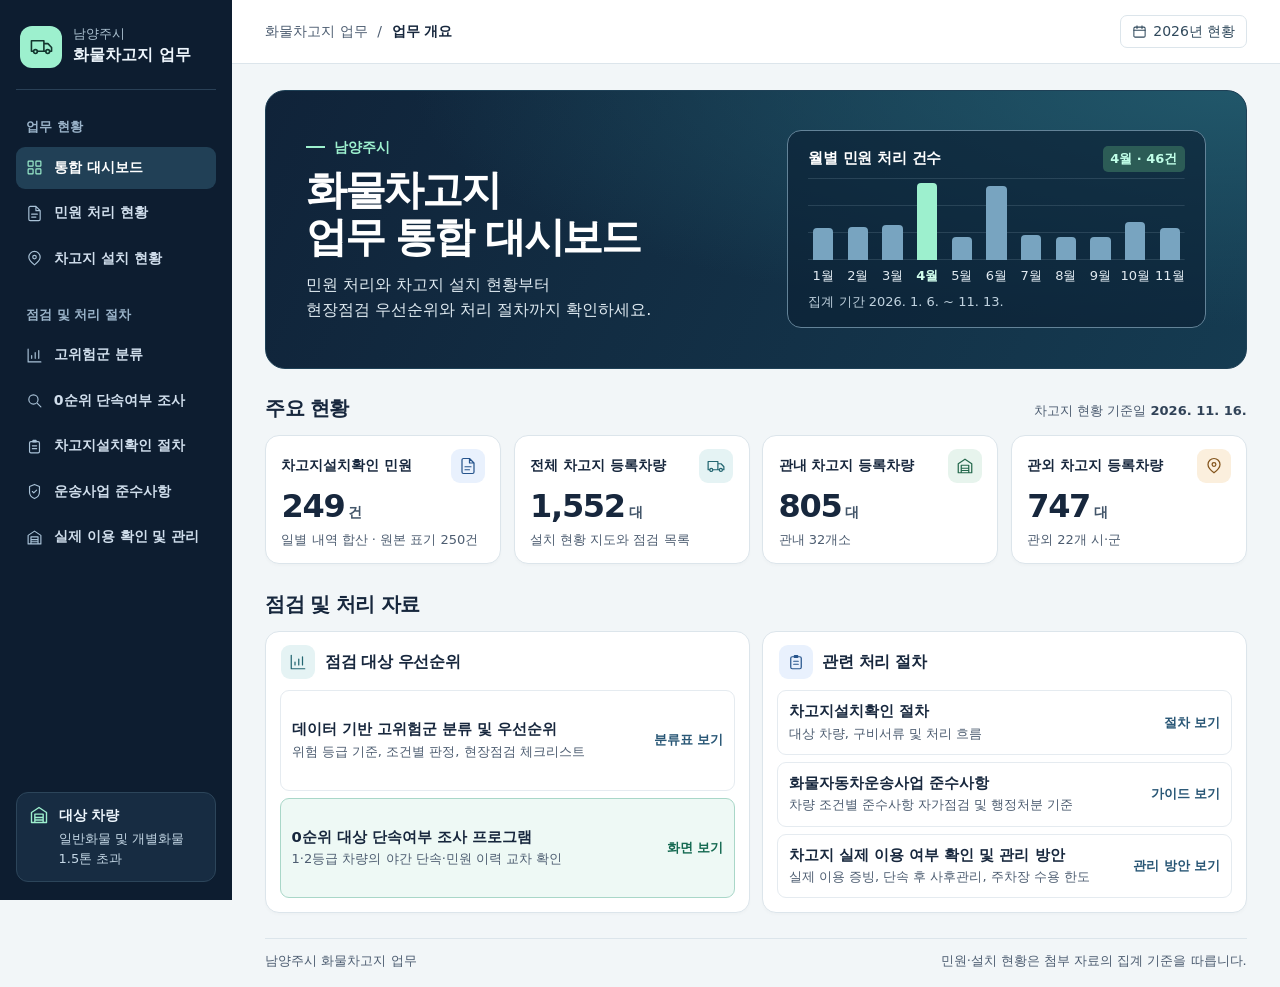
<file: index.html>
<!doctype html>
<html lang="ko">
<head>
  <meta charset="utf-8">
  <meta name="viewport" content="width=device-width, initial-scale=1">
  <meta name="description" content="남양주시 화물차고지 민원 처리, 설치 현황, 점검 우선순위 및 관련 처리 절차를 모은 통합 대시보드">
  <title>남양주시 화물차고지 통합 대시보드</title>
  <link rel="stylesheet" href="dashboard.css">
  <script src="dashboard.js" defer></script>
</head>
<body class="dashboard">
  <svg class="icon-library" xmlns="http://www.w3.org/2000/svg" aria-hidden="true">
    <symbol id="icon-truck" viewBox="0 0 24 24"><path d="M1.5 17V6h13v11M14.5 9h4.2l3.8 4v4h-2m-19 0h2.2m4 0h8.8"/><circle cx="5.7" cy="17.3" r="2"/><circle cx="18.5" cy="17.3" r="2"/></symbol>
    <symbol id="icon-grid" viewBox="0 0 24 24"><rect x="3" y="3" width="7" height="7" rx="1"/><rect x="14" y="3" width="7" height="7" rx="1"/><rect x="3" y="14" width="7" height="7" rx="1"/><rect x="14" y="14" width="7" height="7" rx="1"/></symbol>
    <symbol id="icon-file" viewBox="0 0 24 24"><path d="M14 2H6a2 2 0 0 0-2 2v16a2 2 0 0 0 2 2h12a2 2 0 0 0 2-2V8Zm0 0v6h6M8 13h8m-8 4h6"/></symbol>
    <symbol id="icon-map" viewBox="0 0 24 24"><path d="M20 10c0 5-8 11-8 11s-8-6-8-11a8 8 0 1 1 16 0Z"/><circle cx="12" cy="10" r="2.5"/></symbol>
    <symbol id="icon-chart" viewBox="0 0 24 24"><path d="M3 3v18h18M8 16v-4m5 4V8m5 8V5"/></symbol>
    <symbol id="icon-search" viewBox="0 0 24 24"><circle cx="10.5" cy="10.5" r="6.5"/><path d="m16 16 5 5"/></symbol>
    <symbol id="icon-list" viewBox="0 0 24 24"><rect x="5" y="5" width="14" height="16" rx="2"/><rect x="9" y="2.5" width="6" height="4" rx="1" fill="currentColor" stroke="none"/><path d="M9 11h6m-6 4h6"/></symbol>
    <symbol id="icon-shield" viewBox="0 0 24 24"><path d="M12 22s7-3 7-9V5l-7-3-7 3v8c0 6 7 9 7 9Zm-3-10 2 2 4-4"/></symbol>
    <symbol id="icon-garage" viewBox="0 0 24 24"><path d="M3 21V9l9-6 9 6v12M3 21h18M7 21V11h10v10M7 15h10m-10 3h10"/></symbol>
    <symbol id="icon-calendar" viewBox="0 0 24 24"><rect x="3" y="5" width="18" height="16" rx="2"/><path d="M3 10h18M8 3v4m8-4v4"/></symbol>
    <symbol id="icon-menu" viewBox="0 0 24 24"><path d="M4 6h16M4 12h16M4 18h16"/></symbol>
  </svg>

  <a class="skip-link" href="#main">본문으로 건너뛰기</a>
  <aside class="sidebar">
    <a class="brand" href="index.html">
      <span class="brand-mark"><svg class="icon" aria-hidden="true"><use href="#icon-truck"/></svg></span>
      <span><span class="brand-city">남양주시</span><strong>화물차고지 업무</strong></span>
    </a>
    <details class="mobile-navigation">
      <summary aria-label="업무 메뉴" aria-controls="dashboard-menu"><svg class="icon" aria-hidden="true"><use href="#icon-menu"/></svg><span>메뉴</span></summary>
    </details>
    <nav class="sidebar-nav" aria-label="업무 메뉴" id="dashboard-menu">
      <span class="nav-label">업무 현황</span>
      <a href="index.html" aria-current="page"><svg class="icon" aria-hidden="true"><use href="#icon-grid"/></svg>통합 대시보드</a>
      <a href="2026년 차고지설치확인_민원처리현황.html"><svg class="icon" aria-hidden="true"><use href="#icon-file"/></svg>민원 처리 현황</a>
      <a href="남양주시_화물차고지_현장점검_대시보드-v3.html"><svg class="icon" aria-hidden="true"><use href="#icon-map"/></svg>차고지 설치 현황</a>
      <span class="nav-label">점검 및 처리 절차</span>
      <a href="데이터 기반 고위험군 분류 및 우선순위.html"><svg class="icon" aria-hidden="true"><use href="#icon-chart"/></svg>고위험군 분류</a>
      <a href="데이터 기반 고위험군 분류 및 우선순위.html#zero-priority"><svg class="icon" aria-hidden="true"><use href="#icon-search"/></svg>0순위 단속여부 조사</a>
      <a href="차고지설치_확인절차.html"><svg class="icon" aria-hidden="true"><use href="#icon-list"/></svg>차고지설치확인 절차</a>
      <a href="화물자동차운송사업 준수사항.html"><svg class="icon" aria-hidden="true"><use href="#icon-shield"/></svg>운송사업 준수사항</a>
      <a href="차고지 실제 이용 여부 확인 및 관리 방안.html"><svg class="icon" aria-hidden="true"><use href="#icon-garage"/></svg>실제 이용 확인 및 관리</a>
    </nav>
    <div class="sidebar-note">
      <svg class="icon" aria-hidden="true"><use href="#icon-garage"/></svg>
      <div><strong>대상 차량</strong><span>일반화물 및 개별화물 1.5톤 초과</span></div>
    </div>
  </aside>

  <div class="workspace">
    <header class="topbar">
      <span class="breadcrumbs"><span>화물차고지 업무</span><span aria-hidden="true">/</span><strong>업무 개요</strong></span>
      <span class="year-label"><svg class="icon" aria-hidden="true"><use href="#icon-calendar"/></svg>2026년 현황</span>
    </header>

    <main id="main" class="main-content" tabindex="-1">
      <section class="hero" aria-labelledby="dashboard-title">
        <div class="hero-copy">
          <p class="hero-location"><span aria-hidden="true"></span>남양주시</p>
          <h1 id="dashboard-title">화물차고지<br>업무 통합 대시보드</h1>
          <p>민원 처리와 차고지 설치 현황부터<br class="hero-break"> 현장점검 우선순위와 처리 절차까지 확인하세요.</p>
        </div>
        <div class="trend" aria-labelledby="trend-title">
          <div class="trend-heading">
            <h2 id="trend-title">월별 민원 처리 건수</h2>
            <output class="trend-value" aria-live="polite">4월 · 46건</output>
          </div>
          <div class="trend-plot" role="group" aria-label="2026년 월별 민원 처리 건수">
            <button type="button" class="trend-month" data-month="1" data-count="19" style="--count:19" aria-label="1월 19건" title="1월 19건" aria-pressed="false"><span class="trend-bar"></span><span class="trend-label">1월</span></button>
            <button type="button" class="trend-month" data-month="2" data-count="20" style="--count:20" aria-label="2월 20건" title="2월 20건" aria-pressed="false"><span class="trend-bar"></span><span class="trend-label">2월</span></button>
            <button type="button" class="trend-month" data-month="3" data-count="21" style="--count:21" aria-label="3월 21건" title="3월 21건" aria-pressed="false"><span class="trend-bar"></span><span class="trend-label">3월</span></button>
            <button type="button" class="trend-month" data-month="4" data-count="46" style="--count:46" aria-label="4월 46건" title="4월 46건" aria-pressed="true"><span class="trend-bar"></span><span class="trend-label">4월</span></button>
            <button type="button" class="trend-month" data-month="5" data-count="14" style="--count:14" aria-label="5월 14건" title="5월 14건" aria-pressed="false"><span class="trend-bar"></span><span class="trend-label">5월</span></button>
            <button type="button" class="trend-month" data-month="6" data-count="44" style="--count:44" aria-label="6월 44건" title="6월 44건" aria-pressed="false"><span class="trend-bar"></span><span class="trend-label">6월</span></button>
            <button type="button" class="trend-month" data-month="7" data-count="15" style="--count:15" aria-label="7월 15건" title="7월 15건" aria-pressed="false"><span class="trend-bar"></span><span class="trend-label">7월</span></button>
            <button type="button" class="trend-month" data-month="8" data-count="14" style="--count:14" aria-label="8월 14건" title="8월 14건" aria-pressed="false"><span class="trend-bar"></span><span class="trend-label">8월</span></button>
            <button type="button" class="trend-month" data-month="9" data-count="14" style="--count:14" aria-label="9월 14건" title="9월 14건" aria-pressed="false"><span class="trend-bar"></span><span class="trend-label">9월</span></button>
            <button type="button" class="trend-month" data-month="10" data-count="23" style="--count:23" aria-label="10월 23건" title="10월 23건" aria-pressed="false"><span class="trend-bar"></span><span class="trend-label">10월</span></button>
            <button type="button" class="trend-month" data-month="11" data-count="19" style="--count:19" aria-label="11월 19건" title="11월 19건" aria-pressed="false"><span class="trend-bar"></span><span class="trend-label">11월</span></button>
          </div>
          <p>집계 기간 <time datetime="2026-01-06">2026. 1. 6.</time> ~ <time datetime="2026-11-13">11. 13.</time></p>
        </div>
      </section>

      <section aria-labelledby="overview-title" class="content-section" id="overview">
        <div class="section-heading">
          <h2 id="overview-title">주요 현황</h2>
          <span>차고지 현황 기준일 <time datetime="2026-11-16">2026. 11. 16.</time></span>
        </div>
        <div class="metric-grid">
          <a class="metric" href="2026년 차고지설치확인_민원처리현황.html">
            <span class="metric-top"><span>차고지설치확인 민원</span><span class="tile-icon tint-blue"><svg class="icon" aria-hidden="true"><use href="#icon-file"/></svg></span></span>
            <span class="metric-value">249<small>건</small></span>
            <span class="metric-note">일별 내역 합산 · 원본 표기 250건</span>
          </a>
          <a class="metric" href="남양주시_화물차고지_현장점검_대시보드-v3.html">
            <span class="metric-top"><span>전체 차고지 등록차량</span><span class="tile-icon tint-teal"><svg class="icon" aria-hidden="true"><use href="#icon-truck"/></svg></span></span>
            <span class="metric-value">1,552<small>대</small></span>
            <span class="metric-note">설치 현황 지도와 점검 목록</span>
          </a>
          <a class="metric" href="남양주시_화물차고지_현장점검_대시보드-v3.html">
            <span class="metric-top"><span>관내 차고지 등록차량</span><span class="tile-icon tint-green"><svg class="icon" aria-hidden="true"><use href="#icon-garage"/></svg></span></span>
            <span class="metric-value">805<small>대</small></span>
            <span class="metric-note">관내 32개소</span>
          </a>
          <a class="metric" href="남양주시_화물차고지_현장점검_대시보드-v3.html">
            <span class="metric-top"><span>관외 차고지 등록차량</span><span class="tile-icon tint-amber"><svg class="icon" aria-hidden="true"><use href="#icon-map"/></svg></span></span>
            <span class="metric-value">747<small>대</small></span>
            <span class="metric-note">관외 22개 시·군</span>
          </a>
        </div>
      </section>

      <section aria-labelledby="resources-title" class="content-section" id="resources">
        <div class="section-heading"><h2 id="resources-title">점검 및 처리 자료</h2></div>
        <div class="resource-grid">
          <section class="resource-panel" aria-labelledby="inspection-title">
            <div class="panel-heading"><span class="tile-icon tint-teal"><svg class="icon" aria-hidden="true"><use href="#icon-chart"/></svg></span><h3 id="inspection-title">점검 대상 우선순위</h3></div>
            <a class="document-link" href="데이터 기반 고위험군 분류 및 우선순위.html">
              <span><strong>데이터 기반 고위험군 분류 및 우선순위</strong><span class="document-description">위험 등급 기준, 조건별 판정, 현장점검 체크리스트</span></span>
              <span class="link-action">분류표 보기</span>
            </a>
            <a class="document-link featured-link" href="데이터 기반 고위험군 분류 및 우선순위.html#zero-priority">
              <span><strong>0순위 대상 단속여부 조사 프로그램</strong><span class="document-description">1·2등급 차량의 야간 단속·민원 이력 교차 확인</span></span>
              <span class="link-action">화면 보기</span>
            </a>
          </section>
          <section class="resource-panel" aria-labelledby="procedures-title">
            <div class="panel-heading"><span class="tile-icon tint-blue"><svg class="icon" aria-hidden="true"><use href="#icon-list"/></svg></span><h3 id="procedures-title">관련 처리 절차</h3></div>
            <a class="document-link" href="차고지설치_확인절차.html">
              <span><strong>차고지설치확인 절차</strong><span class="document-description">대상 차량, 구비서류 및 처리 흐름</span></span>
              <span class="link-action">절차 보기</span>
            </a>
            <a class="document-link" href="화물자동차운송사업 준수사항.html">
              <span><strong>화물자동차운송사업 준수사항</strong><span class="document-description">차량 조건별 준수사항 자가점검 및 행정처분 기준</span></span>
              <span class="link-action">가이드 보기</span>
            </a>
            <a class="document-link" href="차고지 실제 이용 여부 확인 및 관리 방안.html">
              <span><strong>차고지 실제 이용 여부 확인 및 관리 방안</strong><span class="document-description">실제 이용 증빙, 단속 후 사후관리, 주차장 수용 한도</span></span>
              <span class="link-action">관리 방안 보기</span>
            </a>
          </section>
        </div>
      </section>

      <footer class="dashboard-footer"><span>남양주시 화물차고지 업무</span><span>민원·설치 현황은 첨부 자료의 집계 기준을 따릅니다.</span></footer>
    </main>
  </div>
</body>
</html>
</file>
<file: dashboard.css>
:root {
  --font: 'Pretendard', 'Noto Sans KR', 'Malgun Gothic', 'Apple SD Gothic Neo', system-ui, sans-serif;
  --ink: #17273d;
  --muted: #4d5d71;
  --line: #dce5eb;
  --surface: #fff;
  --canvas: #f2f6f8;
  --nav: #0d1d30;
  --nav-soft: #172c42;
  --mint: #9df0ce;
  --accent: #146951;
}

.dashboard *, .dashboard *::before, .dashboard *::after { box-sizing: border-box; }

.dashboard {
  display: grid;
  grid-template-columns: 232px minmax(0, 1fr);
  min-height: 100vh;
  margin: 0;
  background: var(--canvas);
  color: var(--ink);
  font: 1rem/1.55 var(--font);
  word-break: keep-all;
  overflow-wrap: anywhere;
}

.dashboard :where(h1, h2, h3, p) { margin: 0; }
.dashboard :where(a) { color: inherit; text-decoration: none; }
.dashboard :focus-visible, .dashboard-return :focus-visible, .zero-priority :focus-visible {
  outline: 2px solid #009976;
  outline-offset: 4px;
}

.icon-library { position: absolute; width: 0; height: 0; overflow: hidden; }
.icon {
  width: 20px;
  height: 20px;
  flex: 0 0 auto;
  fill: none;
  stroke: currentColor;
  stroke-width: 1.65;
  stroke-linecap: round;
  stroke-linejoin: round;
}

.skip-link {
  position: fixed;
  left: 16px;
  top: 16px;
  z-index: 5;
  transform: translateY(-180%);
  background: var(--surface);
  padding: .65rem 1rem;
  border-radius: 8px;
}
.skip-link:focus { transform: translateY(0); }

.sidebar {
  position: sticky;
  top: 0;
  height: 100vh;
  min-height: 0;
  overflow-y: auto;
  display: flex;
  flex-direction: column;
  gap: 1.5rem;
  padding: 1.6rem 1rem 1.1rem;
  background: var(--nav);
  color: #edf5fc;
}

.brand { display: flex; align-items: center; gap: .7rem; padding: 0 .25rem 1.35rem; border-bottom: 1px solid #294056; }
.brand-mark { display: grid; place-items: center; width: 42px; height: 42px; border-radius: 12px; background: var(--mint); color: #13352e; flex-shrink: 0; }
.brand-mark .icon { width: 23px; height: 23px; }
.brand-city { display: block; color: #a9bfce; font-size: .8125rem; line-height: 1.3; }
.brand strong { display: block; font-size: 1rem; white-space: nowrap; }
.mobile-navigation { display: none; }

.sidebar-nav { display: grid; gap: .23rem; }
.nav-label { margin: .2rem .65rem .35rem; color: #9ab3c9; font-size: .8125rem; font-weight: 700; }
.nav-label:not(:first-child) { margin-top: 1.35rem; }
.sidebar-nav a { display: flex; align-items: center; gap: .65rem; padding: .63rem .65rem; border-radius: 9px; font-size: .875rem; font-weight: 600; color: #d0deec; }
.sidebar-nav .icon { width: 17px; height: 17px; color: #a9c2d7; }
.sidebar-nav a:hover, .sidebar-nav a[aria-current="page"] { background: #214056; color: #fff; }
.sidebar-nav a[aria-current="page"] .icon { color: var(--mint); }
.sidebar :focus-visible, .hero :focus-visible { outline-color: var(--mint); }

.sidebar-note {
  display: flex;
  align-items: flex-start;
  gap: .6rem;
  margin-top: auto;
  padding: .75rem;
  border: 1px solid #2c455a;
  border-radius: 12px;
  background: var(--nav-soft);
  color: #c4d7e5;
}
.sidebar-note .icon { color: var(--mint); }
.sidebar-note strong { display: block; margin-bottom: .15rem; font-size: .875rem; color: #edf5fc; }
.sidebar-note span { display: block; font-size: .8125rem; }

.topbar {
  display: flex;
  justify-content: space-between;
  align-items: center;
  min-height: 64px;
  gap: .65rem;
  padding: .7rem clamp(1rem, 2.6vw, 2.5rem);
  border-bottom: 1px solid var(--line);
  background: var(--surface);
  font-size: .875rem;
}
.breadcrumbs, .year-label { display: flex; align-items: center; gap: .6rem; }
.breadcrumbs > span { color: var(--muted); }
.year-label { gap: .4rem; color: #30495c; padding: .27rem .65rem; border: 1px solid var(--line); border-radius: 7px; white-space: nowrap; }
.year-label .icon { width: 15px; height: 15px; }
.main-content { max-width: 1500px; margin: 0 auto; padding: 1.6rem clamp(1rem, 2.6vw, 2.5rem) 0; }

.hero {
  display: grid;
  grid-template-columns: 1.05fr 1fr;
  align-items: center;
  gap: clamp(1rem, 3.2vw, 3.25rem);
  padding: clamp(1.4rem, 3.1vw, 2.9rem);
  border: 1px solid #1e4056;
  border-radius: 20px;
  background:
    radial-gradient(ellipse at 100% 0%, #21576a 0%, transparent 60%),
    linear-gradient(115deg, #102339, #153b51);
  color: #fff;
}
.hero-location { display: flex; align-items: center; gap: .55rem; color: var(--mint); font-size: .9rem; font-weight: 700; }
.hero-location span { width: 19px; height: 2px; background: currentColor; }
.hero h1 { margin: .55rem 0 .75rem; font-size: clamp(2rem, 3.2vw, 3.4rem); font-weight: 800; letter-spacing: -.055em; line-height: 1.15; }
.hero-copy > p:last-child { color: #e0ebf2; }

.trend {
  min-width: 0;
  padding: .9rem clamp(.75rem, 1.6vw, 1.4rem);
  border: 1px solid #638398;
  border-radius: 14px;
  background: #0b2134a8;
}
.trend-heading { display: flex; align-items: center; justify-content: space-between; gap: .5rem; margin-bottom: .3rem; }
.trend h2 { font-size: .95rem; letter-spacing: -.02em; }
.trend-value { padding: .18rem .45rem; background: #2c5c56; border-radius: 5px; color: #c1ffe8; font-size: .8125rem; font-weight: 700; white-space: nowrap; }
.trend-plot {
  display: grid;
  grid-template-columns: repeat(11, minmax(0, 1fr));
  gap: min(.4vw, 6px);
  background: repeating-linear-gradient(to top, #59748657 0px 1px, transparent 1px 27px) center top / 100% calc(100% - 1.5rem) no-repeat;
}
.trend-month {
  display: grid;
  grid-template-rows: 84px 1.5rem;
  align-items: end;
  justify-items: center;
  min-width: 0;
  padding: 0;
  border: 0;
  border-radius: 4px;
  background: transparent;
  color: #e0e9f0;
  font: inherit;
  cursor: pointer;
}
.trend-month:focus-visible { outline-offset: 0; }
.trend-bar { width: 69%; height: calc(var(--count) * 2%); border-radius: 4px 4px 0 0; background: #78a4c0; transition: background-color .15s; }
.trend-month:hover .trend-bar, .trend-month[aria-pressed="true"] .trend-bar { background: var(--mint); }
.trend-month[aria-pressed="true"] .trend-label { color: #d1ffed; font-weight: 700; }
.trend-label { font-size: .8125rem; line-height: 1.35; white-space: nowrap; }
.trend > p { margin-top: .5rem; color: #c0d2df; font-size: .8125rem; }

.content-section { margin-top: 1.55rem; }
.section-heading { display: flex; justify-content: space-between; align-items: baseline; flex-wrap: wrap; gap: .25rem 1rem; margin-bottom: .65rem; }
.section-heading h2 { font-size: 1.25rem; letter-spacing: -.035em; }
.section-heading > span { color: var(--muted); font-size: .8125rem; }
.section-heading time { color: #314358; font-weight: 700; }
.metric-grid, .resource-grid { display: grid; gap: .8rem; }
.metric-grid { grid-template-columns: repeat(4, minmax(0, 1fr)); }
.metric, .resource-panel { background: var(--surface); border: 1px solid var(--line); border-radius: 14px; box-shadow: 0 2px 3px #13324b05; }
.metric { display: flex; flex-direction: column; gap: .25rem; padding: .85rem .95rem; transition: border-color .15s, box-shadow .15s; }
.metric:hover { border-color: #80aaad; box-shadow: 0 3px 12px #13324b13; }
.metric-top { display: flex; align-items: center; justify-content: space-between; gap: .3rem; font-size: .875rem; font-weight: 700; }
.tile-icon { display: grid; place-items: center; width: 34px; height: 34px; flex: 0 0 auto; border-radius: 9px; }
.tile-icon .icon { width: 18px; height: 18px; }
.tint-blue { background: #e9f1fd; color: #26548c; }
.tint-teal { background: #e5f3f4; color: #236671; }
.tint-green { background: #e7f4ed; color: #24684c; }
.tint-amber { background: #fbefdd; color: #83541c; }
.metric-value { font-size: 2rem; font-weight: 800; letter-spacing: -.04em; font-variant-numeric: tabular-nums; line-height: 1.2; }
.metric-value small { margin-left: .23rem; color: #43566a; font-size: .9rem; font-weight: 600; }
.metric-note { color: var(--muted); font-size: .8125rem; }

.resource-grid { grid-template-columns: repeat(2, minmax(0, 1fr)); }
.resource-panel { display: grid; grid-template-rows: auto; grid-auto-rows: 1fr; gap: .45rem; min-width: 0; padding: .85rem; }
.panel-heading { display: flex; align-items: center; gap: .6rem; padding: 0 .1rem .25rem; }
.panel-heading h3 { font-size: 1rem; letter-spacing: -.025em; }
.document-link { display: flex; justify-content: space-between; align-items: center; gap: .55rem; padding: .62rem .67rem; border: 1px solid #e5ebf0; border-radius: 9px; transition: background-color .15s, border-color .15s; }
.document-link strong { font-size: .92rem; line-height: 1.4; display: block; }
.document-link:hover { background: #f1f7fa; border-color: #97b4c5; }
.document-description { display: block; margin-top: .12rem; color: var(--muted); font-size: .8125rem; }
.link-action { flex: 0 0 auto; color: #285675; font-size: .8125rem; font-weight: 700; }
.featured-link { border-color: #a9d7c8; background: #eef9f5; }
.featured-link .link-action { color: var(--accent); }
.featured-link:hover { border-color: #69ab94; background: #e3f5ed; }

.dashboard-footer { display: flex; justify-content: space-between; flex-wrap: wrap; gap: .3rem 1rem; margin-top: 1.6rem; padding: .75rem 0 1rem; border-top: 1px solid var(--line); color: var(--muted); font-size: .8125rem; }

/* Shared return navigation for the attached documents. */
.dashboard-return { padding: .45rem max(1rem, calc((100% - 76rem) / 2)); background: #10263b; color: #d6e6f4; font: .875rem/1.5 var(--font); }
.dashboard-return a { display: inline-block; color: #d2ffed; text-decoration: underline; text-underline-offset: .2em; font-weight: 700; }
.dashboard-return a:focus-visible { outline-color: var(--mint); }

.zero-priority { scroll-margin-top: 8rem; border: 1px solid #a5d1c1; border-radius: 15px; background: #edf9f4; color: #133a31; font-family: var(--font); }
.zero-priority summary { padding: .85rem 1rem; cursor: pointer; font-weight: 800; }
.zero-priority summary::marker { color: #2c6b55; }
.zero-priority summary:hover { border-radius: inherit; background: #e1f2ea; }
.zero-priority-content { padding: 0 1rem 1rem; }
.zero-priority-content p { margin: 0 0 .7rem; font-size: .9rem; }
.zero-priority-content a { color: #145d48; font-weight: 700; text-decoration: underline; text-underline-offset: .2em; }
.zero-priority-content img { display: block; width: min(100%, 982px); height: auto; margin-top: .7rem; border: 1px solid #a5b9bc; border-radius: 8px; background: #fff; }
.dark .zero-priority { border-color: #326552; background: #132d27; color: #e1f5ef; }
.dark .zero-priority summary:hover { background: #214135; }
.dark .zero-priority summary::marker, .dark .zero-priority-content a { color: #b4f1db; }

@media (max-width: 1160px) {
  .dashboard { grid-template-columns: 208px minmax(0, 1fr); }
  .document-link { align-items: flex-start; flex-direction: column; gap: .25rem; }
}

@media (max-width: 940px) {
  .hero { grid-template-columns: minmax(0, 1fr); }
  .hero h1 { font-size: clamp(2rem, 5vw, 3rem); }
  .metric-grid { grid-template-columns: repeat(2, minmax(0, 1fr)); }
  .hero-break { display: none; }
}

@media (max-width: 720px) {
  .dashboard { display: block; }
  .sidebar { position: relative; display: grid; grid-template-columns: minmax(0, 1fr) auto; align-items: center; height: auto; overflow: visible; gap: 0 .75rem; padding: .65rem 1rem; }
  .brand { padding: 0; border: 0; }
  .brand-mark { width: 38px; height: 38px; }
  .mobile-navigation { display: block; }
  .mobile-navigation summary { display: flex; align-items: center; gap: .35rem; padding: .4rem .6rem; border: 1px solid #526b83; border-radius: 7px; color: #edf5fc; font-size: .875rem; cursor: pointer; list-style: none; }
  .mobile-navigation summary::-webkit-details-marker { display: none; }
  .mobile-navigation .icon { width: 17px; height: 17px; }
  .sidebar-nav, .sidebar-note { grid-column: 1 / -1; }
  .sidebar-nav { display: none; margin-top: .7rem; }
  .mobile-navigation[open] ~ .sidebar-nav { display: grid; }
  .sidebar-note { display: none; margin-top: .65rem; }
  .mobile-navigation[open] ~ .sidebar-note { display: flex; }
  .topbar { min-height: 50px; }
  .main-content { padding-top: .9rem; }
  .hero { border-radius: 15px; padding: 1.1rem; }
  .hero h1 { letter-spacing: -.045em; }
  .resource-grid { grid-template-columns: minmax(0, 1fr); }
  .resource-panel { grid-auto-rows: auto; }
  .document-link { flex-direction: row; align-items: center; }
  .zero-priority { scroll-margin-top: 10rem; }
}

@media (max-width: 360px) {
  .breadcrumbs > span { display: none; }
  .trend-label { font-size: .75rem; }
  .trend-heading { flex-wrap: wrap; }
}

@media (prefers-reduced-motion: reduce) {
  .dashboard *, .dashboard *::before, .dashboard *::after { transition: none !important; }
}

@media print {
  .dashboard-return { display: none; }
}
</file>
